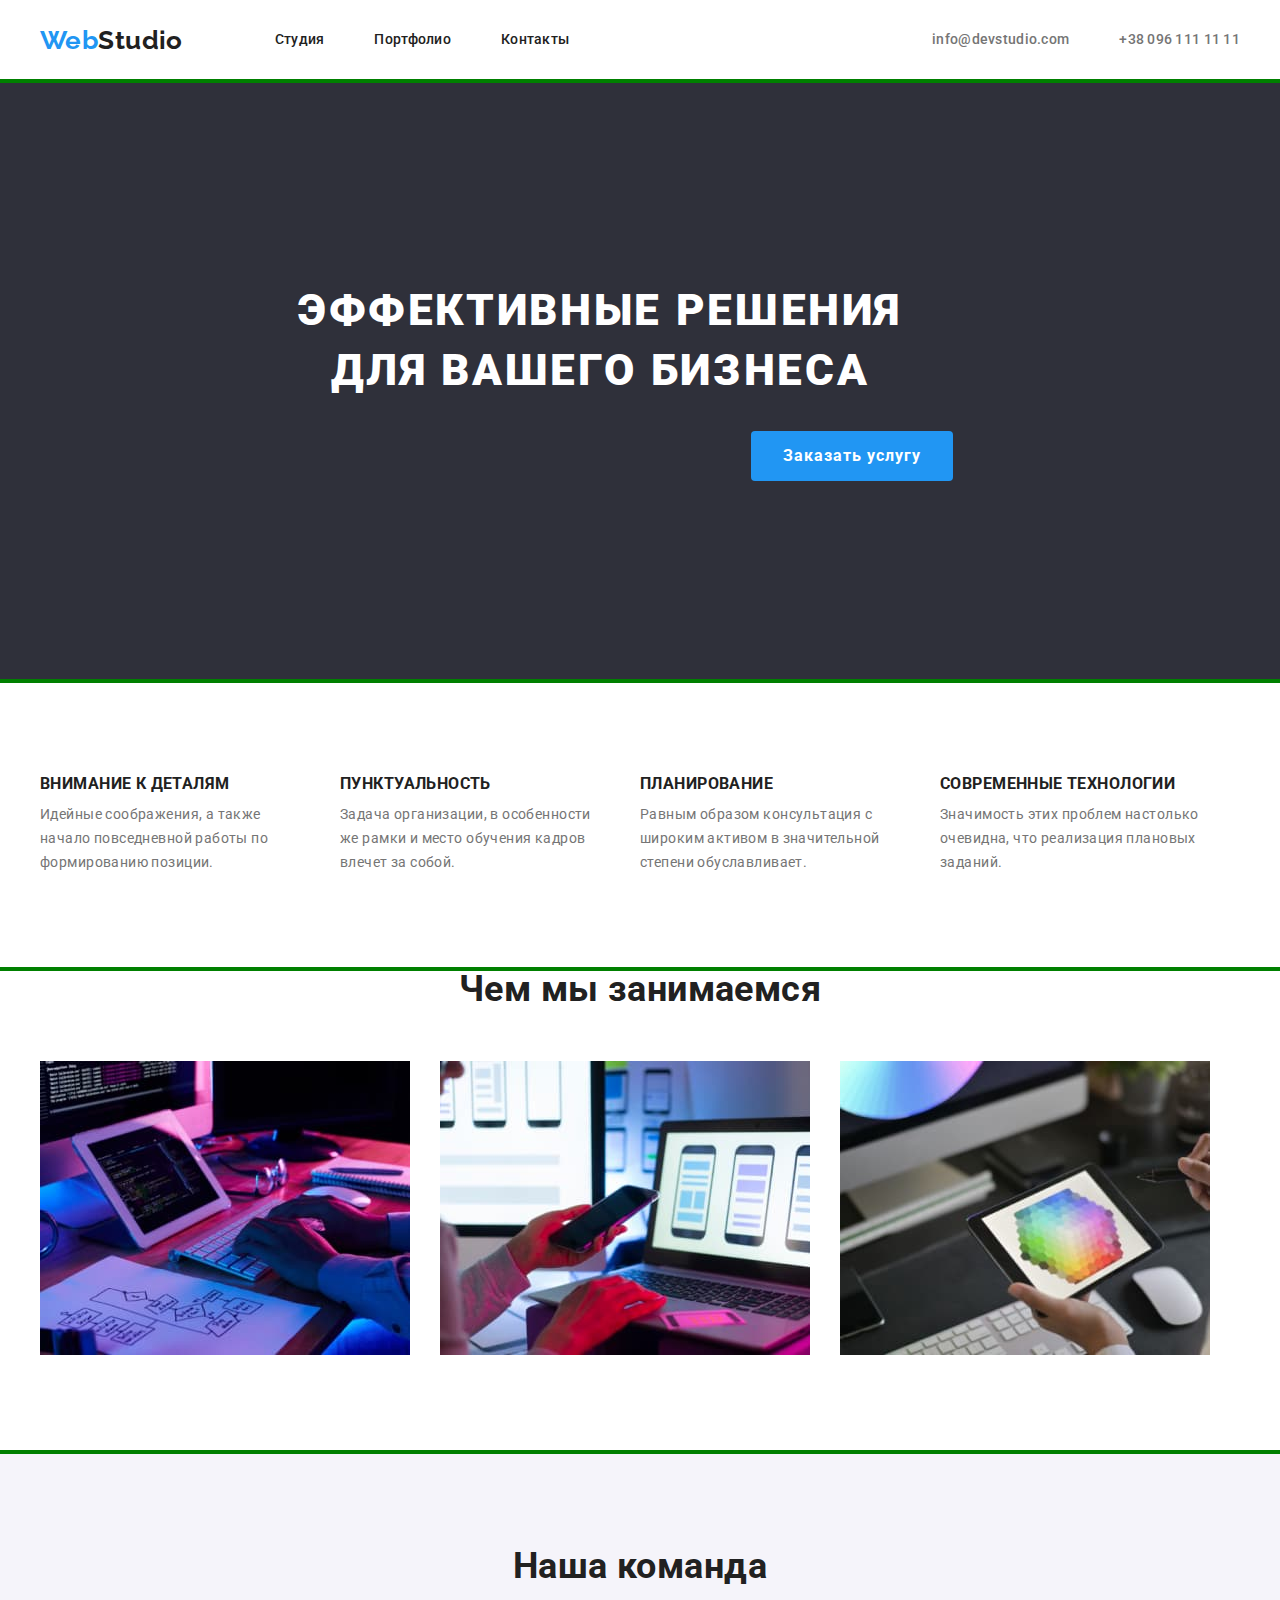
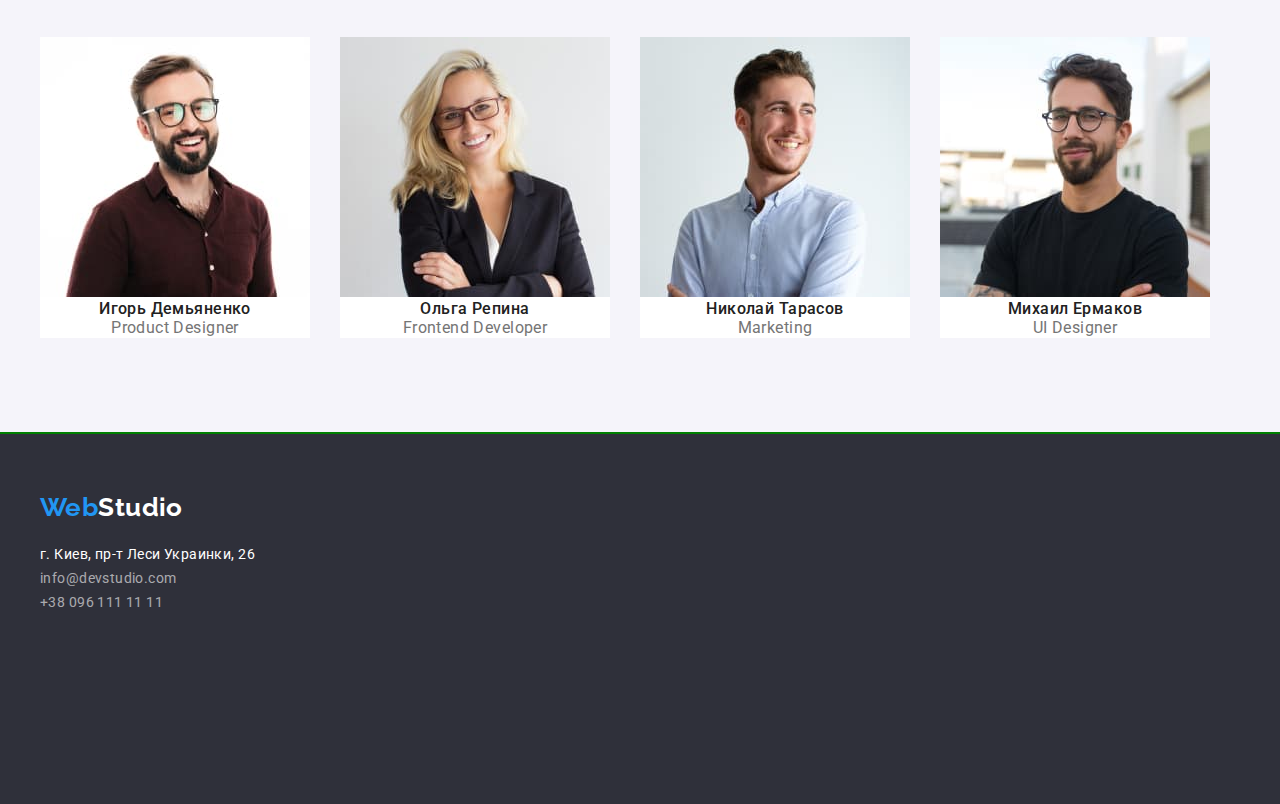
<file: index.html>
<!DOCTYPE html>
<html lang="ru">
  <head>
    <meta charset="UTF-8" />
    <meta http-equiv="X-UA-Compatible" content="IE=edge" />
    <meta name="viewport" content="width=device-width, initial-scale=1.0" />
    <title>Document</title>
    <link rel="preconnect" href="https://fonts.googleapis.com">
    <link rel="preconnect" href="https://fonts.gstatic.com" crossorigin>
    <link href="https://fonts.googleapis.com/css2?family=Raleway:wght@700&family=Roboto:wght@400;500;700;900&display=swap" rel="stylesheet">  
    <link rel="stylesheet" href="https://cdnjs.cloudflare.com/ajax/libs/modern-normalize/1.1.0/modern-normalize.min.css" integrity="sha512-wpPYUAdjBVSE4KJnH1VR1HeZfpl1ub8YT/NKx4PuQ5NmX2tKuGu6U/JRp5y+Y8XG2tV+wKQpNHVUX03MfMFn9Q==" crossorigin="anonymous" referrerpolicy="no-referrer" />
    <link rel="stylesheet" href="./css/styles.css">

  </head>
  <body>
    <header class="header"> 
      <div class="container main-nav">
        <nav class="nav">
         <a class="logo-blue" href="./index.html" lang="en"><span>Web</span><span class="logo-black">Studio</span></a>
          <ul class="nav-list">
            <li class="item"> 
              <a href="./index.html" class="header-link link">Студия</a>
            </li>
            <li class="item"> 
              <a href="./portfolio.html" class="header-link link">Портфолио</a>
            </li>
            <li class="item"> 
             <a href="#" class="header-link link">Контакты</a>
            </li>
          </ul>
       </nav>
       <ul class="nav-contacts list"> 
          <li class="item"> 
           <a class="contacts-header link" href="mailto:info@devstudio.com">info@devstudio.com</a>
          </li>
          <li class="item">
           <a class="contacts-header link" href="tel:+380961111111">+38 096 111 11 11</a>
          </li>
        </ul>
      </div>
    </header>
    <main>
        <section class="hero">
          <div class="container hero-design">
            <h1 class="hero-title">Эффективные решения для вашего бизнеса</h1>
            <button class="hero-button" type="button">Заказать услугу</button>
          </div>
        </section>

        <section class="special-list">
          <div class="container">
            <h2 class="visually-hidden">Наши особенности</h2>
            <ul class="list special-item">
              <li class="item">
                <h3 class="special-title">Внимание к деталям</h3>
                <p class="special-text"> Идейные соображения, а также начало повседневной работы по формированию позиции.</p>
             </li>

             <li class="item">
                <h3 class="special-title">Пунктуальность</h3>
                <p class="special-text">Задача организации, в особенности же рамки и место обучения кадров влечет за собой.</p>
             </li>

             <li class="item">
               <h3 class="special-title">Планирование</h3>
               <p class="special-text">Равным образом консультация с широким активом в значительной степени обуславливает.</p>
             </li>

             <li class="item">
               <h3 class="special-title">Современные технологии</h3>
               <p class="special-text"> Значимость этих проблем настолько очевидна, что реализация плановых заданий.</p>
             </li>
            </ul>
         </div>
        </section>

        <section class="specialization">
          <div class="container">
           <h2 class="specialization-title">Чем мы занимаемся</h2>
           <ul class="list specialization-item">
              <li class="item"><img src="./images/box1.jpg" alt="написание кода" width="370" height="294"></li>
              <li class="item"><img src="./images/box2.jpg" alt="создание приложений" width="370" height="294"></li>
              <li class="item"><img src="./images/box3.jpg" alt="дизайн" width="370" height="294"></li>
           </ul>
          </div>
        </section>

        <section class="team">
          <div class="container">
           <h2 class="team-title">Наша команда</h2>
           <ul class="team-list list">
             <li class="team-blocks"> 
                <img src="./images/igor.jpg" alt="Игорь Демьяненко" width="270" height="260">
                <h3 class="team-name">Игорь Демьяненко</h3>
                <p class="team-position">Product Designer</p>
             </li>

             <li class="team-blocks"> 
                <img src="./images/olga.jpg" alt="Ольга Репина" width="270" height="260">
                <h3 class="team-name">Ольга Репина</h3>
                <p class="team-position">Frontend Developer</p>
             </li>

             <li class="team-blocks"> 
                <img src="./images/nikolay.jpg" alt="Николай Тарасов" width="270" height="260">
                <h3 class="team-name">Николай Тарасов</h3>
                <p class="team-position">Marketing</p>
             </li>

             <li class="team-blocks"> 
                <img src="./images/mihail.jpg" alt="Михаил Ермаков" width="270" height="260">
                <h3 class="team-name">Михаил Ермаков</h3>
                <p class="team-position">UI Designer</p>
             </li>

            </ul>
          </div>
        </section>
     
    </main>

    <footer class="footer">
      <div class="container footer-nav">
       <a class="logo-blue footer-logo" href="./index.html" lang="en"><span>Web</span><span class="logo-white">Studio</span></a>
        
        <address>
          <ul class="list">
           <li>
              <a class="footer-adress link" href="https://goo.gl/maps/CPtrU1FHBa2aNyZL9" target="_blank" rel="noopener noreferrer nofollow">г. Киев, пр-т Леси Украинки, 26</a>   
            </li>
            <li>
               <a class="footer-contacts link" href="mailto:info@devstudio.com">info@devstudio.com</a>
            </li>
            <li>
              <a class="footer-contacts link" href="tel:+380961111111">+38 096 111 11 11</a>
            </li>
          </ul>
        </address>
      </div>
    </footer>
  </body>
</html>
</file>
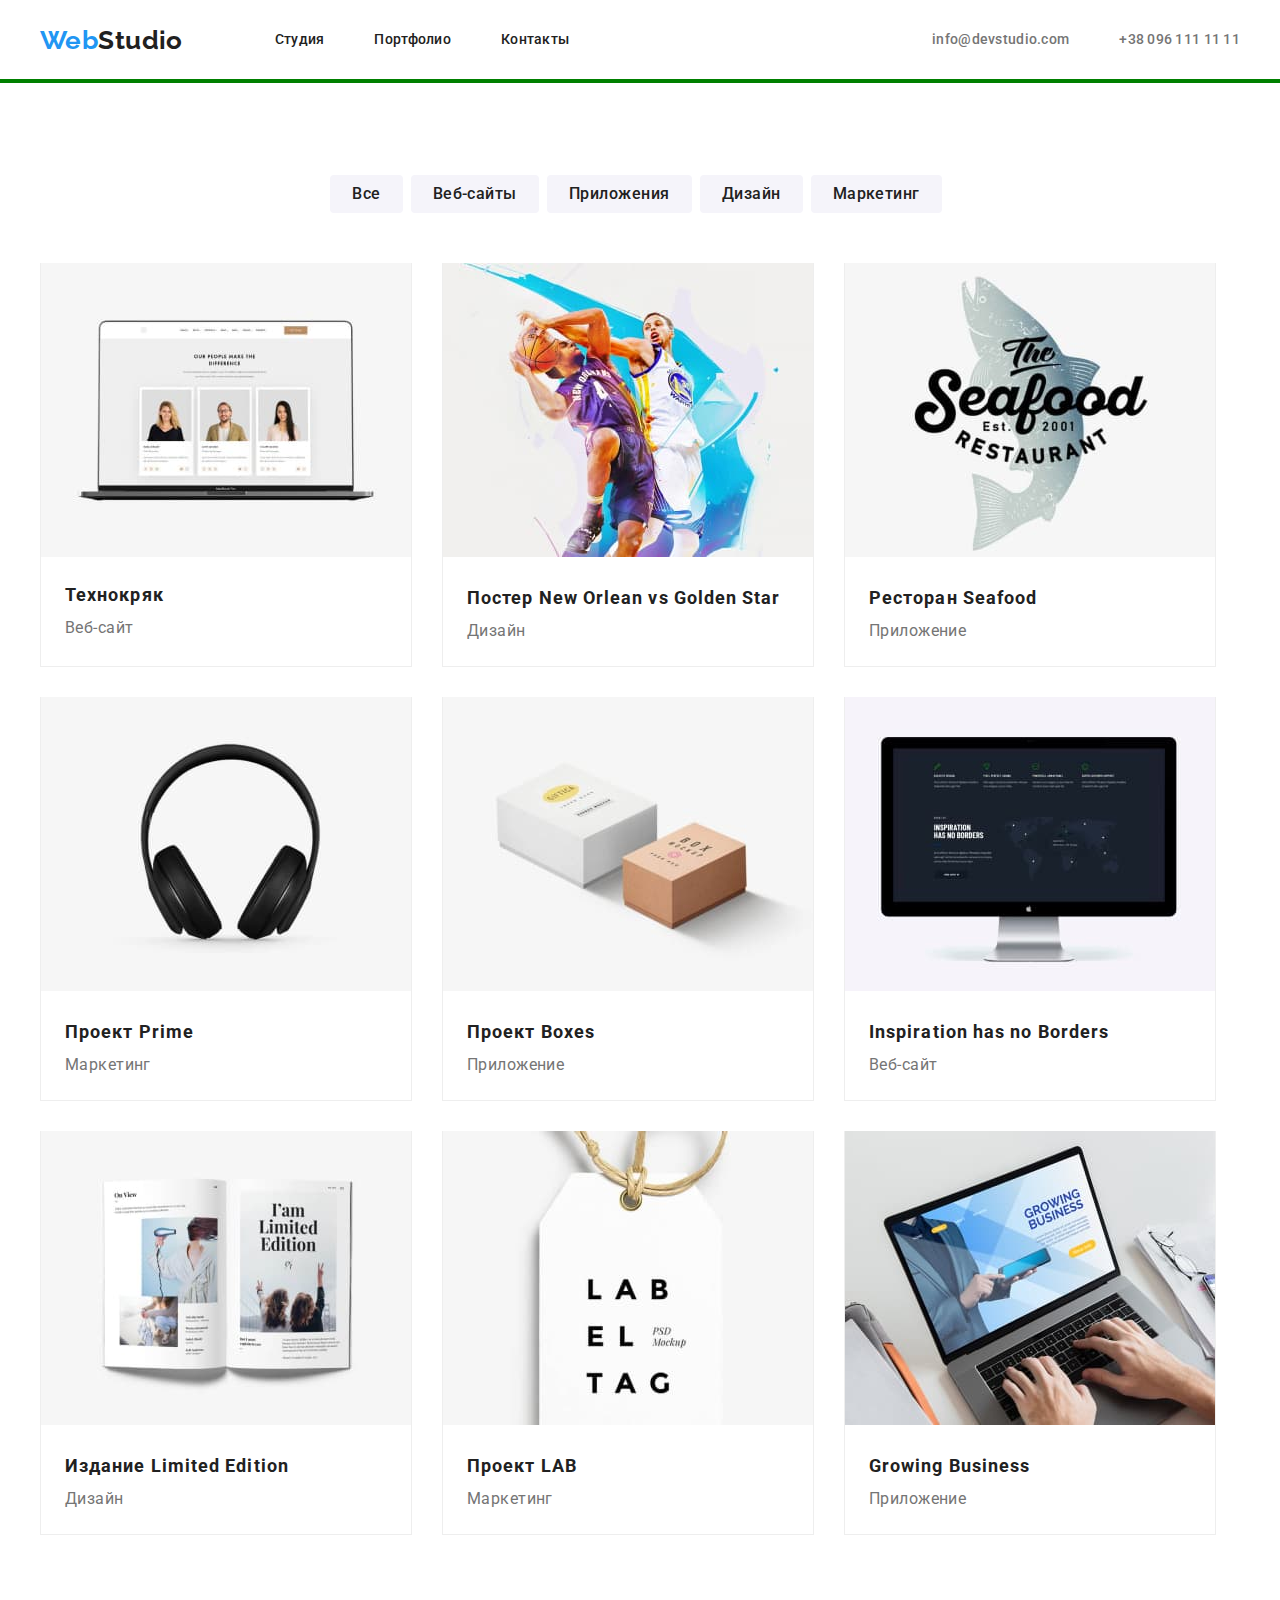
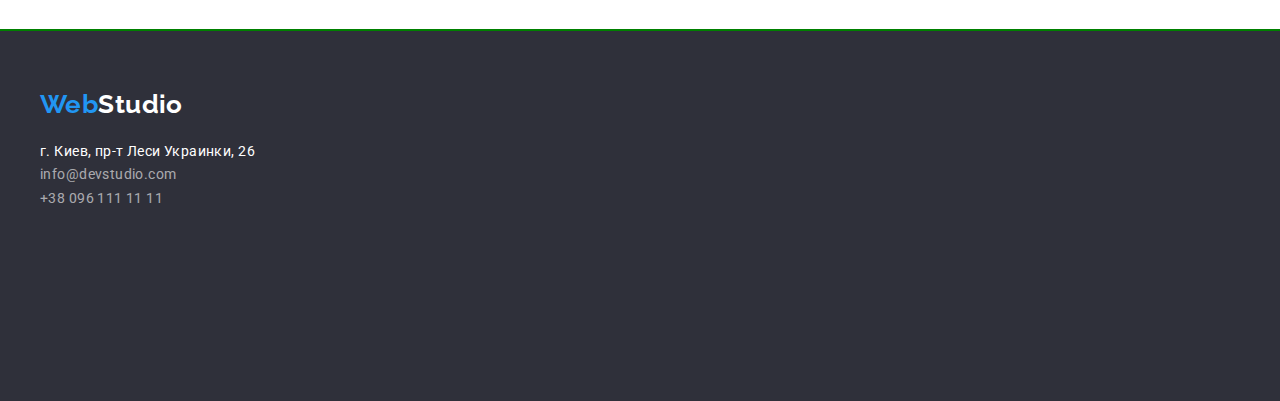
<file: portfolio.html>
<!DOCTYPE html>
<html lang="ru">
<head>
    <meta charset="UTF-8">
    <meta http-equiv="X-UA-Compatible" content="IE=edge">
    <meta name="viewport" content="width=device-width, initial-scale=1.0">
    <title>portfolio</title>
        <link rel="preconnect" href="https://fonts.googleapis.com">
        <link rel="preconnect" href="https://fonts.gstatic.com" crossorigin>
       <link href="https://fonts.googleapis.com/css2?family=Raleway:wght@700&family=Roboto:wght@400;500;700;900&display=swap" rel="stylesheet">  
       <link rel="stylesheet" href="https://cdnjs.cloudflare.com/ajax/libs/modern-normalize/1.1.0/modern-normalize.min.css" integrity="sha512-wpPYUAdjBVSE4KJnH1VR1HeZfpl1ub8YT/NKx4PuQ5NmX2tKuGu6U/JRp5y+Y8XG2tV+wKQpNHVUX03MfMFn9Q==" crossorigin="anonymous" referrerpolicy="no-referrer" />
       <link rel="stylesheet" href="./css/styles.css">
</head>
<body>

    <header class="header"> 
        <div class="container main-nav">
            <nav class="nav">
              <a class="logo-blue" href="./index.html" lang="en"><span>Web</span><span class="logo-black">Studio</span></a>
        
               <ul class="nav-list">
                   <li class="item"> 
                     <a class="header-link link" href="./index.html">Студия</a>
                    </li>
                    <li class="item"> 
                      <a class="header-link link" href="./portfolio.html">Портфолио</a>
                    </li>
                   <li class="item"> 
                     <a class="header-link link" href="#">Контакты</a>
                   </li>
                </ul>
          </nav>

            <ul class=" nav-contacts list"> 
               <li class="item"> 
                    <a class="contacts-header link" href="mailto:info@devstudio.com">info@devstudio.com</a>
                </li>

                <li class="item">
                   <a class="contacts-header link" href="tel:+380961111111">+38 096 111 11 11</a>
                </li>
            </ul>
        </div>
    </header>
    <main>

        <section class="portfolio"> 
            <div class="container">
                <h1 class="visually-hidden">портфолио</h1>
               <ul class="portfolio-filter list">
                 <li class="item"><button class="button-filter" type="button">Все</button></li>
                 <li class="item"><button class="button-filter" type="button">Веб-сайты</button></li>
                 <li class="item"><button class="button-filter" type="button">Приложения</button></li>
                 <li class="item"><button class="button-filter" type="button">Дизайн</button></li>
                 <li class="item"><button class="button-filter" type="button">Маркетинг</button></li>
                </ul>
          
                <ul class="portfolio-list list">
                    <li class="item">
                        <a class="link" href="#" target="_blank" rel="noopener noreferrer nofollow">
                           <img src="./images/technokryak.jpg" class="card-image" alt="Технокряк" width="370" height="294">
                           <div class="portfolio-card">
                             <h2 class="portfolio-title">Технокряк</h2>
                             <p class="portfolio-text">Веб-сайт</p>
                           </div>
                        </a>
                    </li>
                    <li class="item">
                        <a class="link" href="#" target="_blank" rel="noopener noreferrer nofollow">
                          <img src="./images/poster.jpg" alt="Постер Новый Орлеан с золотой звездой" width="370" height="294">
                          <div class="portfolio-card">
                             <h2 class="portfolio-title">Постер New Orlean vs Golden Star</h2>
                             <p class="portfolio-text">Дизайн</p>
                            </div>
                        </a>
                    </li>
                    <li class="item">
                        <a class="link" href="#" target="_blank" rel="noopener noreferrer nofollow">
                          <img src="./images/seafood.jpg" alt="Ресторан Морепродукты" width="370" height="294">
                          <div class="portfolio-card">
                             <h2 class="portfolio-title">Ресторан Seafood</h2>
                             <p class="portfolio-text">Приложение</p>
                            </div>
                        </a>
                   </li>

                  <li class="item"> 
                       <a class="link" href="#" target="_blank" rel="noopener noreferrer nofollow">
                         <img src="./images/prime.jpg" alt="Проект Прайм" width="370" height="294">
                         <div class="portfolio-card">
                             <h2 class="portfolio-title">Проект Prime</h2>
                             <p class="portfolio-text">Маркетинг</p>
                            </div>
                        </a>
                   </li>
                    <li class="item">
                       <a class="link" href="#" target="_blank" rel="noopener noreferrer nofollow">
                          <img src="./images/boxes.jpg" alt="Проект Коробки" width="370" height="294">
                          <div class="portfolio-card">
                             <h2 class="portfolio-title">Проект Boxes</h2>
                             <p class="portfolio-text">Приложение</p>
                            </div>
                       </a>
                   </li>
                   <li class="item">
                       <a class="link" href="#" target="_blank" rel="noopener noreferrer nofollow">
                          <img src="./images/monitor.jpg" alt="Вдохновение не имеет границ" width="370" height="294">
                          <div class="portfolio-card">
                             <h2 class="portfolio-title">Inspiration has no Borders</h2>
                             <p class="portfolio-text">Веб-сайт</p>
                            </div>
                        </a>
                    </li>
                   <li class="item">
                        <a class="link" href="#" target="_blank" rel="noopener noreferrer nofollow">
                         <img src="./images/limitededition.jpg" alt="Издание Ограниченная серия" width="370" height="294">
                         <div class="portfolio-card">
                             <h2 class="portfolio-title">Издание Limited Edition</h2>
                              <p class="portfolio-text">Дизайн</p>
                          </div>
                       </a>
                   </li>
                   <li class="item">
                       <a class="link" href="#" target="_blank" rel="noopener noreferrer nofollow">
                         <img src="./images/lab.jpg" alt="Проект ЛАБ" width="370" height="294">
                         <div class="portfolio-card">
                             <h2 class="portfolio-title">Проект LAB</h2>
                             <p class="portfolio-text">Маркетинг</p>
                         </div>
                       </a>
                   </li>
                   <li class="item">
                       <a class="link" href="#" target="_blank" rel="noopener noreferrer nofollow">
                          <img src="./images/notebook.jpg" alt="Растущий Бизнес" width="370" height="294">
                          <div class="portfolio-card">
                             <h2 class="portfolio-title">Growing Business</h2>
                             <p class="portfolio-text">Приложение</p>
                          </div>
                       </a>
                    </li>
               </ul>
           </div>
        </section>
    </main>

    <footer class="footer">
        <div class="container footer-nav">
            <a class="logo-blue footer-logo " href="./index.html" lang="en"><span>Web</span><span class="logo-white">Studio</span></a> 
           <address>
              <ul class="list">
                    <li>
                      <a class="footer-adress link" href="https://goo.gl/maps/CPtrU1FHBa2aNyZL9" target="_blank" rel="noopener noreferrer nofollow">г. Киев, пр-т Леси Украинки, 26</a>   
                    </li>
                    <li>
                      <a  class="footer-contacts link" href="mailto:info@devstudio.com">info@devstudio.com</a>
                    </li>
                    <li>
                     <a class="footer-contacts link" href="tel:+380961111111">+38 096 111 11 11</a>
                    </li>
                </ul>
          </address>
        </div>
    </footer>
    
</body>
</html>
</file>
<file: css/styles.css>
:root {
    --accent-color: #2196F3; 
    --primary-text-color:#212121;
    --second-text-color: #757575;
    --primary-white-color: #FFFFFF;
    --second-background-color: #F5F4FA;
    --footer-background-color: #2F303A; 
    --second-logo-color:  #188CE8;
}

p, h1, h2, h3, h4, h5, h6 {
    margin: 0;
}
ul {
    margin: 0;
    padding: 0;
}

body {
    margin: 0;
    font-size: 14px;
    font-family: 'Roboto', sans-serif;
    letter-spacing: 0.03em;
    color: var(--primary-text-color);
    background-color: var(--primary-white-color);
}

.list {
    list-style: none;
}

.link{
    text-decoration: none;
}

.container {
    width: 1200px;
    padding-left: 15px;
    padding-right: 15px;
    margin-left: auto;
    margin-right: auto;
}

.visually-hidden {
    position: absolute;
    white-space: nowrap;
    width: 1px;
    height: 1px;
    overflow: hidden;
    border: 0;
    padding: 0;
    clip: rect(0 0 0 0);
    clip-path: inset(50%);
    margin: -1px;
  }

  

/*logo*/
.logo-blue {

    font-family: 'Raleway', sans-serif;
    font-weight: 700;
    font-size: 26px;
    line-height: 1.19;
    color: var(--accent-color);
    list-style: none;
    text-decoration: none;
}
.logo-black {
    color: var(--primary-text-color);
}
.logo-white {
    color: var(--primary-white-color);
}

/*header*/

.header {
  border-bottom: 1px solid #ECECEC;
  outline: 2px solid green;
}
.main-nav{
    display: flex;
    align-items: center;
}

.nav {
    display: flex;
    align-items: center;
   
}

.header-link {
    display: block;
    padding-top: 32px;
    padding-bottom: 32px;
    

    color: var(--primary-text-color);
    font-weight: 500;
    line-height: 1.14;
    letter-spacing: 0.02em;
   
}

.contacts-header, .nav-contacts {
    display: flex;

    color:var(--second-text-color);
    font-weight: 500;
    line-height: 1.14;
    letter-spacing: 0.02em;

}
.nav-contacts .item + .item {
    margin-left: 50px;
}

.nav-contacts {
    margin-left: auto;
}

.nav-list {
    display: flex;
    list-style: none;
    text-decoration: none;
    margin-left: 92px;
   
}

.nav-list .item + .item {
    margin-left: 50px;
}


.nav-list:hover, .nav-list:focus {
    color: var(--accent-color);
    list-style: none;
    text-decoration: none;
}

/* ------footer---------- */

.footer {
    height: 252px;
    left: 0px;
    top: 2097px;
    background: var(--footer-background-color);
    padding-top: 60px;
    padding-bottom: 60px;
    
}

.footer-logo {
    display: inline-block;
    margin-bottom: 20px;
}

.footer-adress {
    font-family: 'Roboto';
    font-style: normal;
    font-weight: 400;
    line-height: 1.71;
    color: var(--primary-white-color);
}

.footer-contacts {
    font-family: 'Roboto';
    font-style: normal;
    font-weight: 400;
    line-height: 1.71;  
    color: rgba(255, 255, 255, 0.6);
}


/* ---------hover and focus-----------*/

.footer-contacts:hover, .footer-contacts:focus, .footer-adress:hover, .footer-adress:focus, .contacts-header:hover, .contacts-header:focus, .header-link:hover, .header-link:focus{
    color:var(--accent-color);
}

/*--------------------main page----------------------*/
.hero {
   
    background: var(--footer-background-color);
    text-align: center;
    outline: 2px solid green;
}

.hero-design {
    justify-content: center;
    padding: 200px;
    padding-bottom: 200px;
    padding-right: 252px;
    padding-left: 252px;
    
}

.hero-title {
    width: 696px;
    font-weight: 900;
    font-size: 44px;
    line-height: 1.36;
    letter-spacing: 0.06em;
    text-transform: uppercase;
    color: var(--primary-white-color);
    margin-bottom: 30px; 
  
}

.hero-button {
    font-family: inherit;
    font-weight: 700;
    font-size: 16px;
    line-height: 1.87;
    border-radius: 4px;
    background-color:var(--accent-color);
    color: var(--primary-white-color);
    cursor: pointer;
    letter-spacing: 0.06em;
    border: 0;
    padding: 10px 32px;
 
}

.hero-button:hover, .hero-button:focus {
    background-color: var(--second-logo-color);
    color: var(--primary-white-color);
}

/*------Special-------*/

.special-item {
    display: flex;
}

.special-item .item + .item {
    margin-left: 30px;
}

.special-list  {
    padding-top: 94px;
    padding-bottom: 94px;
    outline: 2px solid green;
}

.special-title{
    font-weight: 700;
    line-height: 1.14;
    text-transform: uppercase;
    margin-bottom: 10px;
}

.special-text {
    font-family: inherit;
    line-height: 1.71;
    color: var(--second-text-color); 
    width: 270px;
}

/*----specialization--------*/
.specialization{
    padding-bottom: 94px;  
    outline: 2px solid green;
}

.specialization-title {
    font-weight: 700;
    font-size: 36px;
    line-height: 1.16;
    text-align: center;
    margin-bottom: 50px;
}

.specialization-item {
    display: flex;
}

.specialization-item .item + .item {
    margin-left: 30px;
}


/*----team-------*/

.team {
    padding-top: 94px;
    padding-bottom: 94px;
    background-color: var(--second-background-color);
    outline: 2px solid green;
}

.team-list {
    display: flex;
}

.team-list .team-blocks + .team-blocks {
    margin-left: 30px;
}

.team-blocks {
    width: 270px;
    background-color: var(--primary-white-color);
}

.team-title {
    font-weight: 700;
    font-size: 36px;
    line-height: 1.16;
    text-align: center;
    margin-bottom: 50px;
}

.team-name {
    font-weight: 500;
    font-size: 16px;
    line-height: 1.18;
    text-align: center;
}

.team-position {
    font-family: inherit;
    font-size: 16px;
    line-height: 1.18;
    text-align: center;
    color: var(--second-text-color);
}

/*-------------------portfolio--------------------*/
.portfolio{
    padding-top: 94px;
    padding-bottom: 94px;
    outline: 2px solid green;
}

.portfolio-filter {
    display: flex;
    margin-right: 8px;
    margin-bottom: 50px;
    justify-content: center;
}

.portfolio-filter .item + .item {
    margin-left: 8px;
}

.portfolio-filter:last-of-type {
margin-right: 0;
}

.button-filter {
    font-family: inherit;
    cursor: pointer;
    border-radius: 4px;
    border: 0;
    font-weight: 500;
    font-size: 16px;
    line-height: 1.62;
    text-align: center;
    background-color:var(--second-background-color);
    color: var(--primary-text-color);
    letter-spacing: 0.03em;
    padding: 6px 22px;
    display: inline-block;
    
}

.button-filter:hover, .button-filter:focus {
    background-color: var(--accent-color);
    color: var(--primary-white-color);
}

.portfolio-list {
    display: flex;
    flex-wrap: wrap;
 
}
.portfolio-list .item {
    width: 370px;
    margin-right: 30px;
    margin-bottom: 30px;
}

.portfolio-list :nth-child(3n) {
    margin-right: 0;
}

.portfolio-list :nth-last-child(-n+3) {
    margin-bottom: 0;
}

.portfolio-title {
    font-weight: 700;
    font-size: 18px;
    line-height: 2;
    letter-spacing: 0.06em;
    text-decoration: none;
    color: var(--primary-text-color);
}

.portfolio-text {
    font-weight: 400;
    font-size: 16px;
    line-height: 1.87;
    color:var(--second-text-color);
    text-decoration: none;
}

.portfolio-list .item {
    border: 1px solid #EEEEEE;
    border-top: 0;
}
 
.portfolio-card {   
    padding: 20px 24px;
 
 }
 
.card-image {
    display: block;
    max-width: 100%;
    height: auto;
}
</file>
